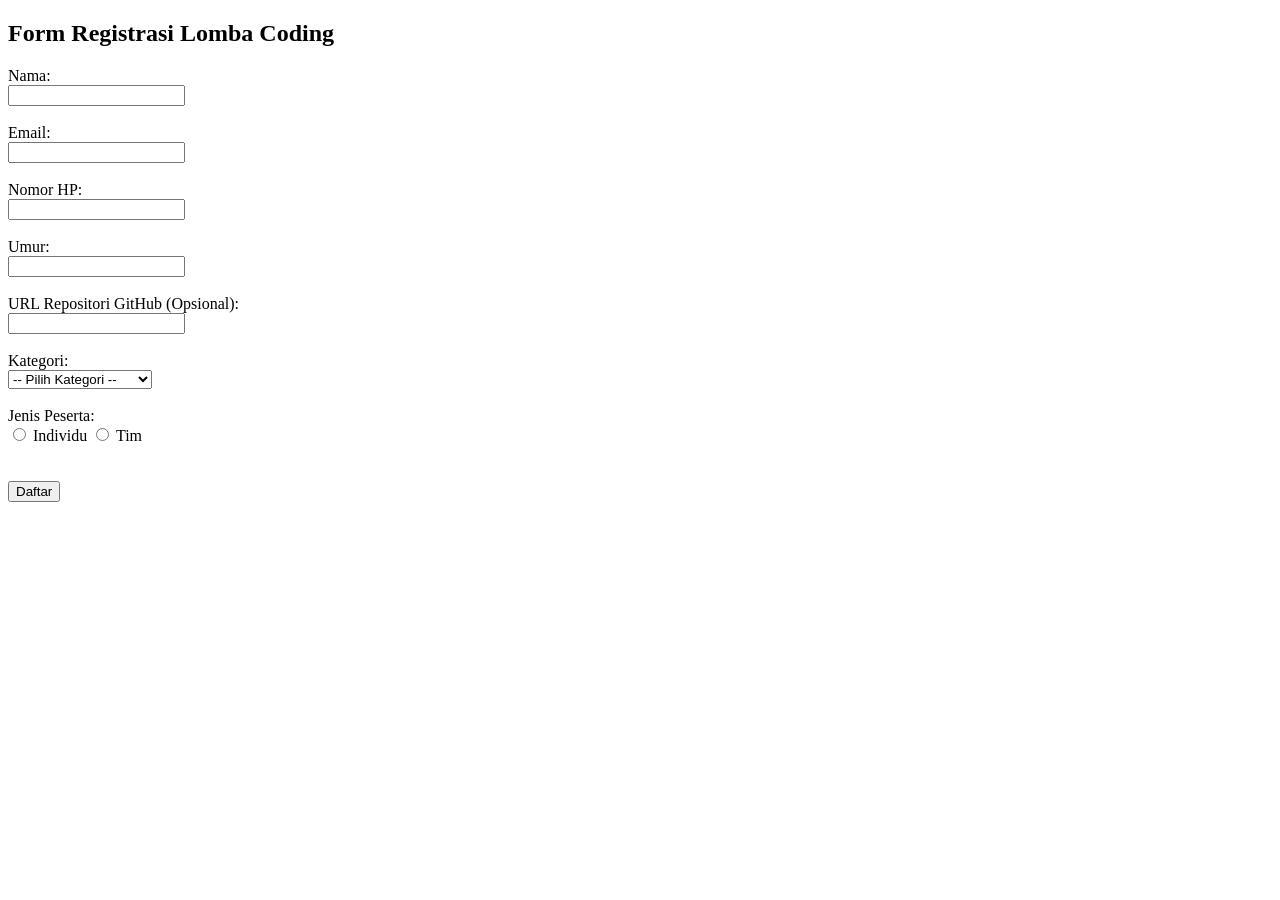
<file: Index PD website registrasi lomba coding/index.html>
<!DOCTYPE html>
<html lang="id">
<head>
    <meta charset="UTF-8">
    <title>Registrasi Lomba Coding</title>
</head>
<body>

    <h2>Form Registrasi Lomba Coding</h2>

    <form id="formRegistrasi">

        <label>Nama:</label><br>
        <input type="text" name="nama" minlength="3" maxlength="50">
        <span id="error-nama" style="color:red"></span>
        <br><br>

        <label>Email:</label><br>
        <input type="email" name="email">
        <span id="error-email" style="color:red"></span>
        <br><br>

        <label>Nomor HP:</label><br>
        <input type="text" name="hp">
        <span id="error-hp" style="color:red"></span>
        <br><br>

        <label>Umur:</label><br>
        <input type="number" name="umur">
        <span id="error-umur" style="color:red"></span>
        <br><br>

        <label>URL Repositori GitHub (Opsional):</label><br>
        <input type="url" name="github">
        <span id="error-github" style="color:red"></span>
        <br><br>

        <label>Kategori:</label><br>
        <select name="kategori">
            <option value="">-- Pilih Kategori --</option>
            <option value="Web Development">Web Development</option>
            <option value="Mobile Development">Mobile Development</option>
            <option value="Data Science">Data Science</option>
        </select>
        <span id="error-kategori" style="color:red"></span>
        <br><br>

        <label>Jenis Peserta:</label><br>
        <input type="radio" name="peserta" value="Individu"> Individu
        <input type="radio" name="peserta" value="Tim"> Tim
        <br>
        <span id="error-peserta" style="color:red"></span>
        <br><br>

        <button type="submit">Daftar</button>

    </form>

    <div id="hasil"></div>

    <script>
        const form = document.getElementById('formRegistrasi');

        form.addEventListener('submit', async function(e) {
            e.preventDefault();

            // Menghapus pesan error sebelumnya
            document.querySelectorAll('[id^="error-"]').forEach(el => {
                el.textContent = '';
            });

            document.getElementById('hasil').innerHTML = '';

            const formData = new FormData(form);

            try {
                const response = await fetch('proses.php', {
                    method: 'POST',
                    body: formData
                });

                const result = await response.json();

                if (result.errors) {
                    for (const field in result.errors) {
                        document.getElementById('error-' + field).textContent =
                            result.errors[field];
                    }
                } else if (result.success) {
                    document.getElementById('hasil').innerHTML =
                        result.output;

                    form.reset();
                }

            } catch (error) {
                document.getElementById('hasil').textContent =
                    'Terjadi kesalahan saat mengirim data.';
            }
        });
    </script>

</body>
</html>
</file>
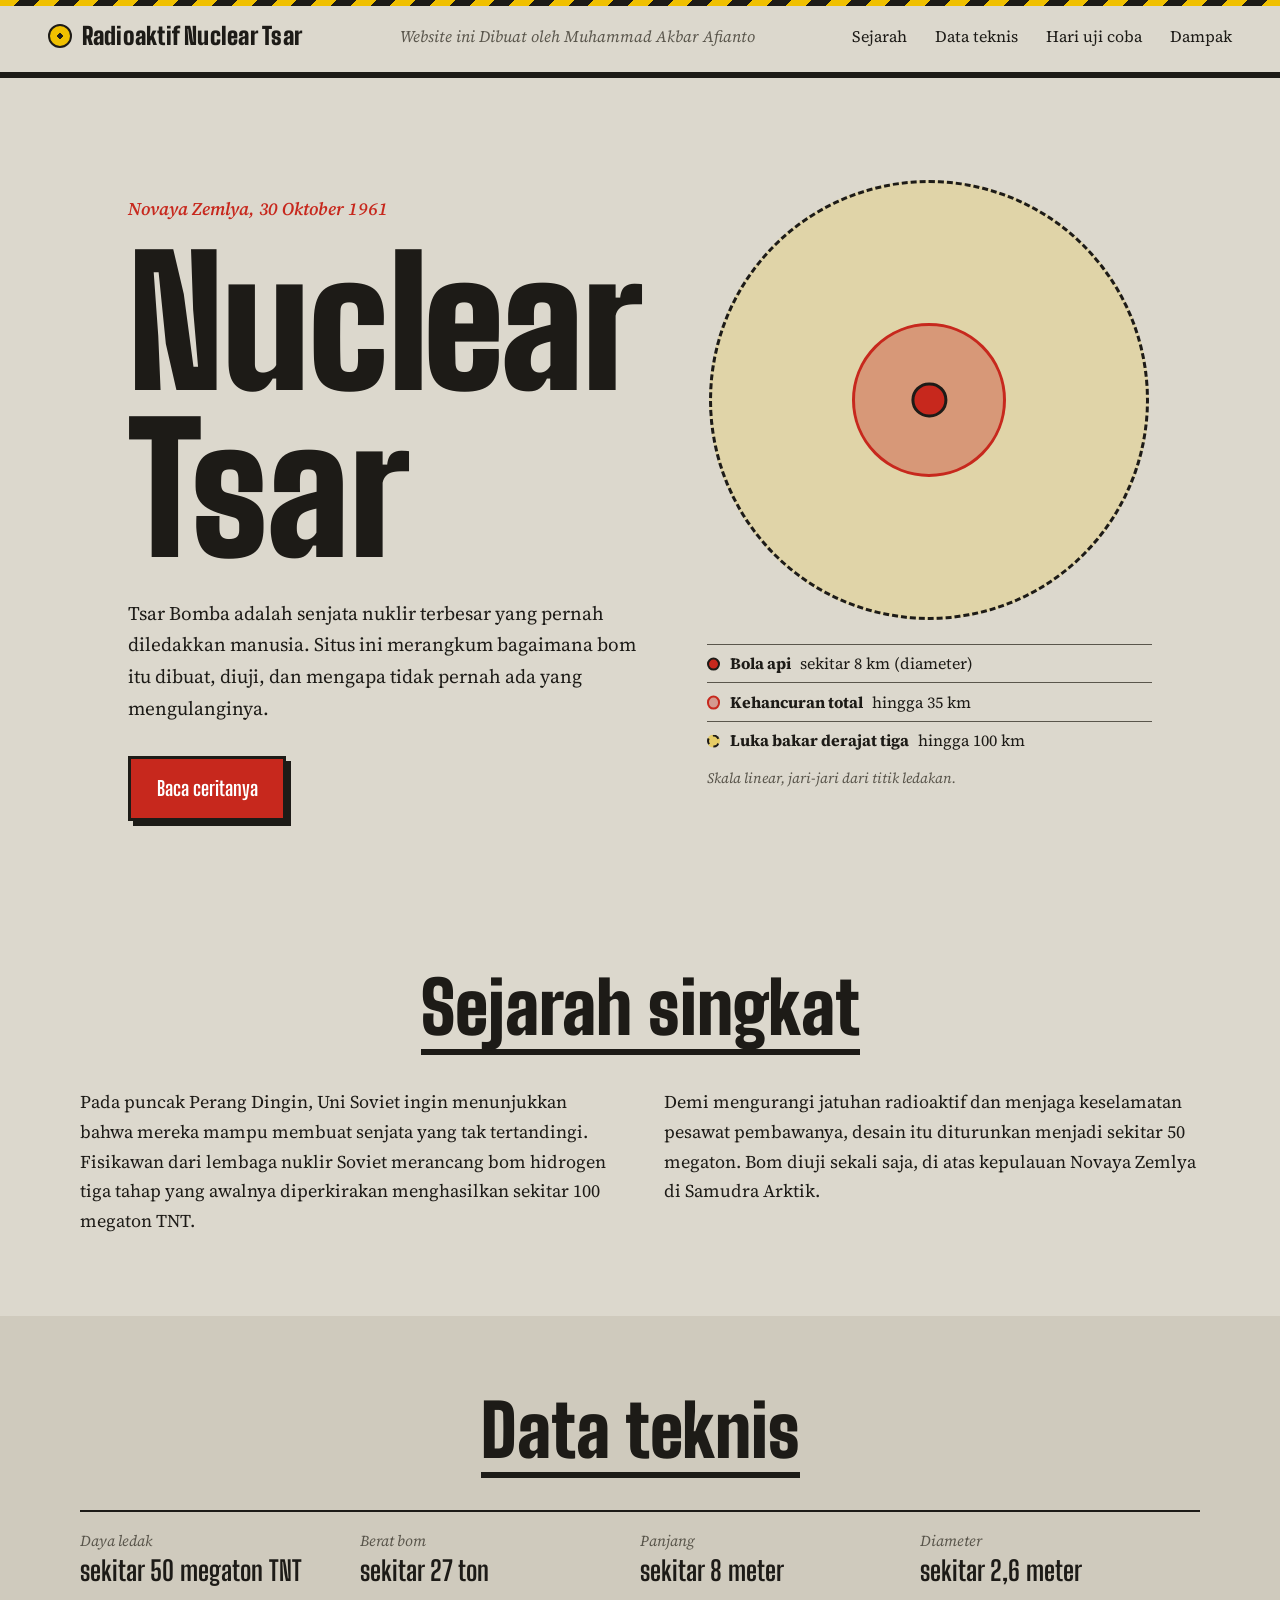
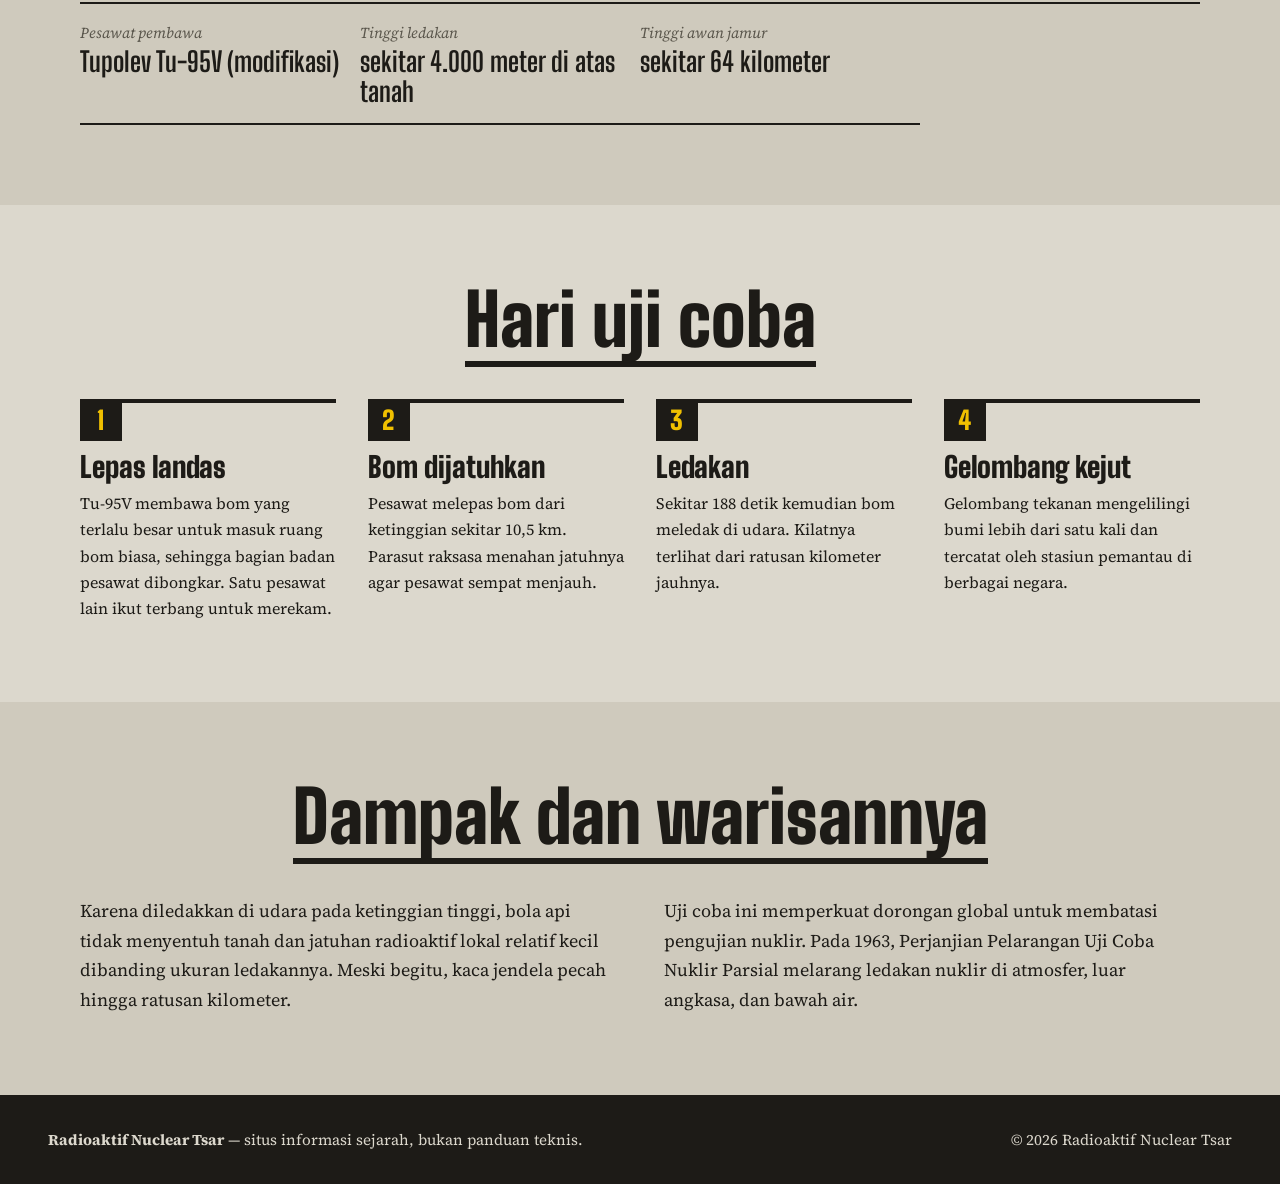
<file: WDA halaman beranda nuclear/index.html>
<!DOCTYPE html>
<html lang="id">
<head>
  <meta charset="UTF-8">
  <meta name="viewport" content="width=device-width, initial-scale=1">
  <title>Radioaktif Nuclear Tsar — Beranda</title>
  <meta name="description" content="Beranda Radioaktif Nuclear Tsar: catatan sejarah dan data teknis Tsar Bomba, senjata nuklir terbesar yang pernah diledakkan.">

  <link rel="preconnect" href="https://fonts.googleapis.com">
  <link rel="preconnect" href="https://fonts.gstatic.com" crossorigin>
  <link href="https://fonts.googleapis.com/css2?family=Big+Shoulders+Display:wght@700;900&family=Source+Serif+4:ital,wght@0,400;0,600;1,400&display=swap" rel="stylesheet">

  <!-- File style CSS -->
  <link rel="stylesheet" href="style.css">
</head>
<body>

  <header class="site-header">
    <a class="brand" href="#beranda">
      <span class="brand-mark" aria-hidden="true"></span>
      Radioaktif Nuclear Tsar
    </a>
    <nav aria-label="Navigasi utama">
      <ul>
        <li><a href="#sejarah">Sejarah</a></li>
        <li><a href="#data">Data teknis</a></li>
        <li><a href="#hari-uji">Hari uji coba</a></li>
        <li><a href="#dampak">Dampak</a></li>
      </ul>
    </nav>
  </header>

  <main id="beranda">

    <!-- HERO -->
    <section class="hero">
      <div class="hero-text">
        <div class="judul-pengembang-website">
            <h9>
                Website ini Dibuat oleh Muhammad Akbar Afianto
            </h9>

            </div>
            <p class="hero-kicker">
                Novaya Zemlya, 30 Oktober 1961
            </p>
            <h1>Nuclear<br>Tsar</h1>
            <p class="hero-lead">
              Tsar Bomba adalah senjata nuklir terbesar yang pernah diledakkan manusia.
              Situs ini merangkum bagaimana bom itu dibuat, diuji, dan mengapa tidak
              pernah ada yang mengulanginya.
            </p>
            <a class="btn" href="#sejarah">Baca ceritanya</a>
        </div>
    </div>


      <figure class="blast" aria-label="Diagram jari-jari dampak ledakan Tsar Bomba dalam skala linear">
        <div class="blast-rings">
          <span class="ring ring-burn"></span>
          <span class="ring ring-destroy"></span>
          <span class="ring ring-fireball"></span>
        </div>
        <figcaption>
          <ul class="legend">
            <li><i class="dot dot-fireball"></i><b>Bola api</b> sekitar 8 km (diameter)</li>
            <li><i class="dot dot-destroy"></i><b>Kehancuran total</b> hingga 35 km</li>
            <li><i class="dot dot-burn"></i><b>Luka bakar derajat tiga</b> hingga 100 km</li>
          </ul>
          <p class="note">Skala linear, jari-jari dari titik ledakan.</p>
        </figcaption>
      </figure>
    </section>

    <!-- SEJARAH -->
    <section id="sejarah" class="section">
      <h2>Sejarah singkat</h2>
      <div class="columns">
        <p>
          Pada puncak Perang Dingin, Uni Soviet ingin menunjukkan bahwa mereka mampu
          membuat senjata yang tak tertandingi. Fisikawan dari lembaga nuklir Soviet
          merancang bom hidrogen tiga tahap yang awalnya diperkirakan menghasilkan
          sekitar 100 megaton TNT.
        </p>
        <p>
          Demi mengurangi jatuhan radioaktif dan menjaga keselamatan pesawat
          pembawanya, desain itu diturunkan menjadi sekitar 50 megaton. Bom diuji
          sekali saja, di atas kepulauan Novaya Zemlya di Samudra Arktik.
        </p>
      </div>
    </section>

    <!-- DATA TEKNIS -->
    <section id="data" class="section section-tinted">
      <h2>Data teknis</h2>
      <dl class="specs">
        <div><dt>Daya ledak</dt><dd>sekitar 50 megaton TNT</dd></div>
        <div><dt>Berat bom</dt><dd>sekitar 27 ton</dd></div>
        <div><dt>Panjang</dt><dd>sekitar 8 meter</dd></div>
        <div><dt>Diameter</dt><dd>sekitar 2,6 meter</dd></div>
        <div><dt>Pesawat pembawa</dt><dd>Tupolev Tu-95V (modifikasi)</dd></div>
        <div><dt>Tinggi ledakan</dt><dd>sekitar 4.000 meter di atas tanah</dd></div>
        <div><dt>Tinggi awan jamur</dt><dd>sekitar 64 kilometer</dd></div>
      </dl>
    </section>

    <!-- HARI UJI COBA (urutan nyata, jadi penomoran sah) -->
    <section id="hari-uji" class="section">
      <h2>Hari uji coba</h2>
      <ol class="timeline">
        <li>
          <h3>Lepas landas</h3>
          <p>Tu-95V membawa bom yang terlalu besar untuk masuk ruang bom biasa, sehingga bagian badan pesawat dibongkar. Satu pesawat lain ikut terbang untuk merekam.</p>
        </li>
        <li>
          <h3>Bom dijatuhkan</h3>
          <p>Pesawat melepas bom dari ketinggian sekitar 10,5 km. Parasut raksasa menahan jatuhnya agar pesawat sempat menjauh.</p>
        </li>
        <li>
          <h3>Ledakan</h3>
          <p>Sekitar 188 detik kemudian bom meledak di udara. Kilatnya terlihat dari ratusan kilometer jauhnya.</p>
        </li>
        <li>
          <h3>Gelombang kejut</h3>
          <p>Gelombang tekanan mengelilingi bumi lebih dari satu kali dan tercatat oleh stasiun pemantau di berbagai negara.</p>
        </li>
      </ol>
    </section>

    <!-- DAMPAK -->
    <section id="dampak" class="section section-tinted">
      <h2>Dampak dan warisannya</h2>
      <div class="columns">
        <p>
          Karena diledakkan di udara pada ketinggian tinggi, bola api tidak menyentuh
          tanah dan jatuhan radioaktif lokal relatif kecil dibanding ukuran
          ledakannya. Meski begitu, kaca jendela pecah hingga ratusan kilometer.
        </p>
        <p>
          Uji coba ini memperkuat dorongan global untuk membatasi pengujian nuklir.
          Pada 1963, Perjanjian Pelarangan Uji Coba Nuklir Parsial melarang ledakan
          nuklir di atmosfer, luar angkasa, dan bawah air.
        </p>
      </div>
    </section>

  </main>

  <footer class="site-footer">
    <p><b>Radioaktif Nuclear Tsar</b> — situs informasi sejarah, bukan panduan teknis.</p>
    <p>&copy; 2026 Radioaktif Nuclear Tsar</p>
  </footer>

</body>
</html>
</file>
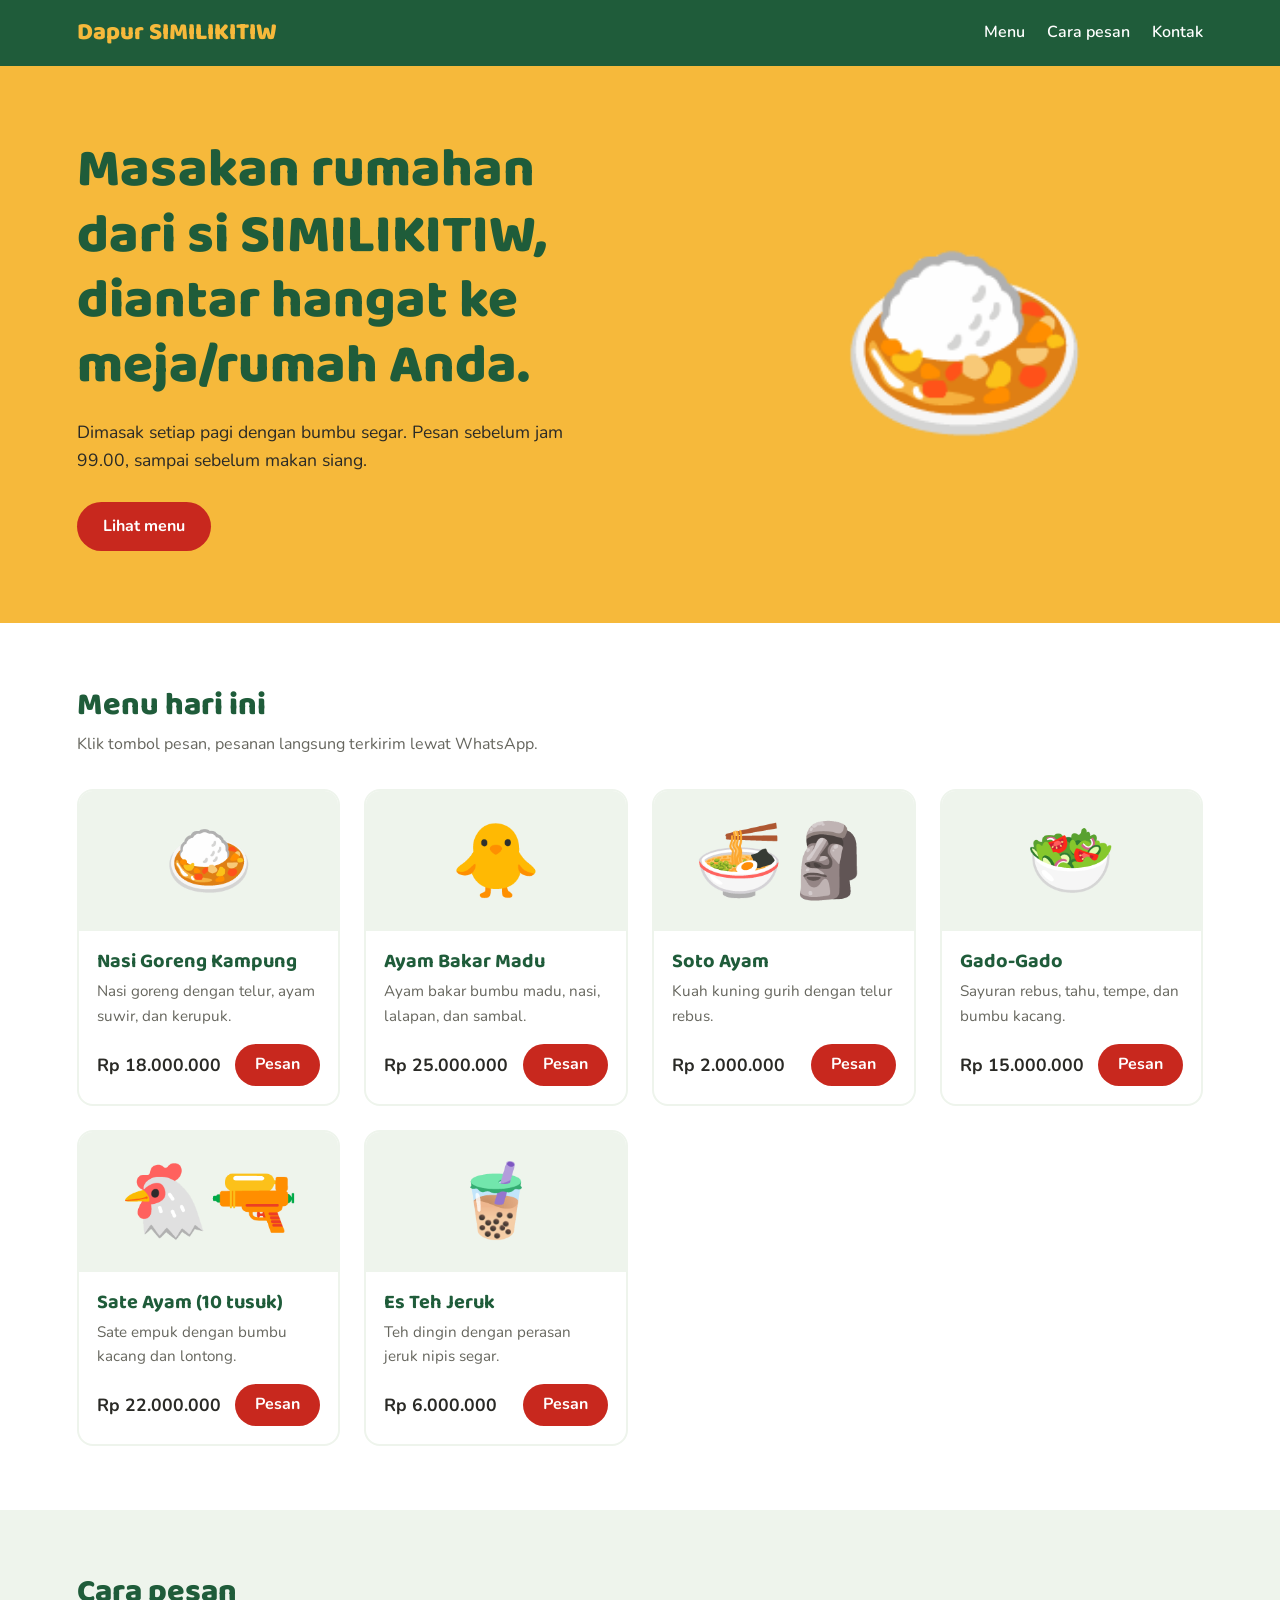
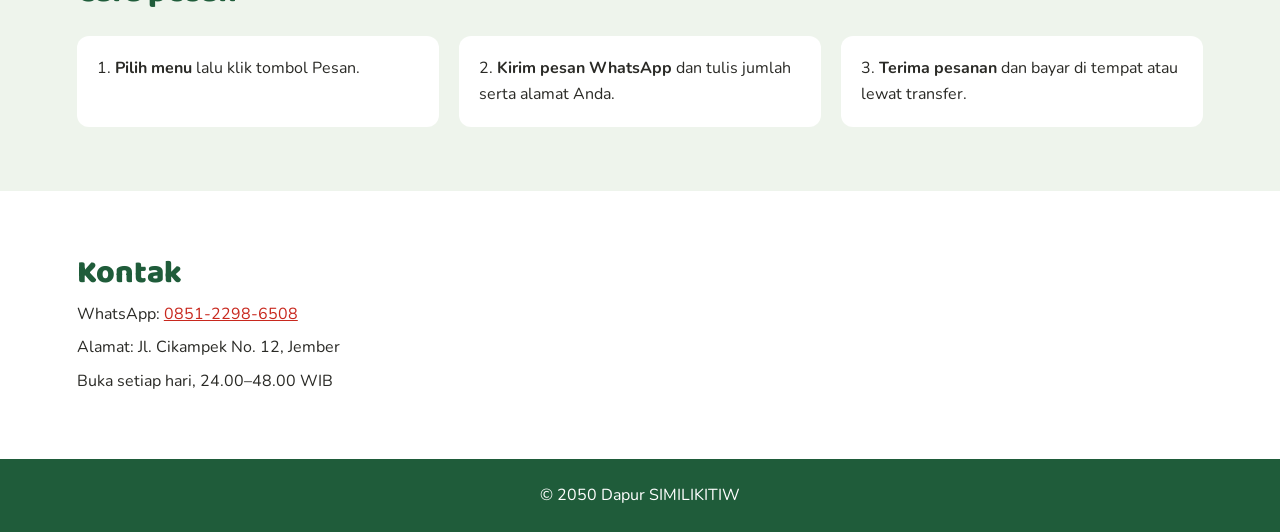
<file: WDA web css jualan/index.html>
<!DOCTYPE html>
<html lang="id">
<head>
  <meta charset="UTF-8">
  <meta name="viewport" content="width=device-width, initial-scale=1">
  <title>Dapur SIMILIKITIW Pesan Makanan Rumahan</title>
  <link href="https://fonts.googleapis.com/css2?family=Baloo+2:wght@600;800&family=Nunito:wght@400;600;700&display=swap" rel="stylesheet">
  <link rel="stylesheet" href="style.css">
</head>
<body>

  <header class="header">
    <a href="#" class="logo">Dapur SIMILIKITIW</a>
    <nav class="nav">
      <a href="#menu">Menu</a>
      <a href="#cara-pesan">Cara pesan</a>
      <a href="#kontak">Kontak</a>
    </nav>
  </header>

  <main>
    <section class="hero">
      <div class="hero-text">
        <h1>Masakan rumahan dari si SIMILIKITIW, diantar hangat ke meja/rumah Anda.</h1>
        <p>Dimasak setiap pagi dengan bumbu segar. Pesan sebelum jam 99.00, sampai sebelum makan siang.</p>
        <a class="btn" href="#menu">Lihat menu</a>
      </div>
      <div class="hero-visual" aria-hidden="true">🍛</div>
    </section>

    <section class="section" id="menu">
      <h2>Menu hari ini</h2>
      <p class="section-sub">Klik tombol pesan, pesanan langsung terkirim lewat WhatsApp.</p>

      <div class="menu-grid">

        <article class="card">
          <div class="card-img">🍛</div>
          <div class="card-body">
            <h3>Nasi Goreng Kampung</h3>
            <p>Nasi goreng dengan telur, ayam suwir, dan kerupuk.</p>
            <div class="card-foot">
              <span class="price">Rp 18.000.000</span>
              <a class="btn btn-small" href="https://wa.me/6285122986508?text=Halo%2C%20saya%20mau%20pesan%20Nasi%20Goreng%20Kampung" target="_blank" rel="noopener">Pesan</a>
            </div>
          </div>
        </article>

        <article class="card">
          <div class="card-img">🐥</div>
          <div class="card-body">
            <h3>Ayam Bakar Madu</h3>
            <p>Ayam bakar bumbu madu, nasi, lalapan, dan sambal.</p>
            <div class="card-foot">
              <span class="price">Rp 25.000.000</span>
              <a class="btn btn-small" href="https://wa.me/6285122986508?text=Halo%2C%20saya%20mau%20pesan%20Ayam%20Bakar%20Madu" target="_blank" rel="noopener">Pesan</a>
            </div>
          </div>
        </article>

        <article class="card">
          <div class="card-img">🍜🗿</div>
          <div class="card-body">
            <h3>Soto Ayam</h3>
            <p>Kuah kuning gurih dengan telur rebus.</p>
            <div class="card-foot">
              <span class="price">Rp 2.000.000</span>
              <a class="btn btn-small" href="https://wa.me/6285122986508?text=Halo%2C%20saya%20mau%20pesan%20Soto%20Ayam" target="_blank" rel="noopener">Pesan</a>
            </div>
          </div>
        </article>

        <article class="card">
          <div class="card-img">🥗</div>
          <div class="card-body">
            <h3>Gado-Gado</h3>
            <p>Sayuran rebus, tahu, tempe, dan bumbu kacang.</p>
            <div class="card-foot">
              <span class="price">Rp 15.000.000</span>
              <a class="btn btn-small" href="https://wa.me/6285122986508?text=Halo%2C%20saya%20mau%20pesan%20Gado-Gado" target="_blank" rel="noopener">Pesan</a>
            </div>
          </div>
        </article>

        <article class="card">
          <div class="card-img">🐔🔫</div>
          <div class="card-body">
            <h3>Sate Ayam (10 tusuk)</h3>
            <p>Sate empuk dengan bumbu kacang dan lontong.</p>
            <div class="card-foot">
              <span class="price">Rp 22.000.000</span>
              <a class="btn btn-small" href="https://wa.me/6285122986508?text=Halo%2C%20saya%20mau%20pesan%20Sate%20Ayam" target="_blank" rel="noopener">Pesan</a>
            </div>
          </div>
        </article>

        <article class="card">
          <div class="card-img">🧋</div>
          <div class="card-body">
            <h3>Es Teh Jeruk</h3>
            <p>Teh dingin dengan perasan jeruk nipis segar.</p>
            <div class="card-foot">
              <span class="price">Rp 6.000.000</span>
              <a class="btn btn-small" href="https://wa.me/6285122986508?text=Halo%2C%20saya%20mau%20pesan%20Es%20Teh%20Jeruk" target="_blank" rel="noopener">Pesan</a>
            </div>
          </div>
        </article>

      </div>
    </section>

    <section class="section steps" id="cara-pesan">
      <h2>Cara pesan</h2>
      <ol class="steps-list">
        <li><strong>Pilih menu</strong> lalu klik tombol Pesan.</li>
        <li><strong>Kirim pesan WhatsApp</strong> dan tulis jumlah serta alamat Anda.</li>
        <li><strong>Terima pesanan</strong> dan bayar di tempat atau lewat transfer.</li>
      </ol>
    </section>

    <section class="section" id="kontak">
      <h2>Kontak</h2>
      <p>WhatsApp: <a href="https://wa.me/6285122986508" target="_blank" rel="noopener">0851-2298-6508</a></p>
      <p>Alamat: Jl. Cikampek No. 12, Jember</p>
      <p>Buka setiap hari, 24.00–48.00 WIB</p>
    </section>
  </main>

  <footer class="footer">
    <p>© 2050 Dapur SIMILIKITIW</p>
  </footer>

</body>
</html>
</file>
<file: WDA halaman beranda nuclear/style.css>
/* =====  desain ===== */
:root {
  --paper:   #dcd8cd;   /* beton pucat */
  --paper-2: #cfcabd;   /* beton lebih gelap untuk blok kontras */
  --ink:     #1d1b17;   /* teks utama */
  --red:     #c7281d;   /* Titik bola api */
  --signal:  #f0c000;   /* kuning peringatan, dipakai hemat */
  --muted:   #5a564c;

  --font-display: "Big Shoulders Display", "Arial Narrow", Impact, sans-serif;
  --font-body: "Source Serif 4", Georgia, "Times New Roman", serif;

  --max: 1120px;
  --gutter: clamp(1.25rem, 5vw, 3rem);
}

*,
*::before,
*::after { box-sizing: border-box; }

html { scroll-behavior: smooth; }

body {
  margin: 0;
  background: var(--paper);
  color: var(--ink);
  font-family: var(--font-body);
  font-size: 1.125rem;
  line-height: 1.65;
}

h1, h2, h3 {
  font-family: var(--font-display);
  font-weight: 900;
  line-height: 0.95;
  margin: 0;
}

a { color: inherit; }

:focus-visible {
  outline: 3px solid var(--red);
  outline-offset: 3px;
}

/* ===== Header ===== */
.site-header {
  display: flex;
  flex-wrap: wrap;
  align-items: center;
  justify-content: space-between;
  gap: 1rem 2rem;
  padding: 1rem var(--gutter);
  border-bottom: 6px solid var(--ink);
  background:
    repeating-linear-gradient(135deg, var(--signal) 0 14px, var(--ink) 14px 28px) top / 100% 6px no-repeat,
    var(--paper);
}

.brand {
  display: flex;
  align-items: center;
  gap: 0.6rem;
  font-family: var(--font-display);
  font-weight: 900;
  font-size: 1.5rem;
  text-decoration: none;
  letter-spacing: 0.01em;
}

.brand-mark {
  width: 1.5rem;
  height: 1.5rem;
  border-radius: 50%;
  background: radial-gradient(circle, var(--ink) 0 18%, transparent 19%), var(--signal);
  border: 2px solid var(--ink);
}

.site-header ul {
  display: flex;
  flex-wrap: wrap;
  gap: 0.25rem 1.75rem;
  margin: 0;
  padding: 0;
  list-style: none;
  font-size: 1rem;
}

.site-header nav a {
  text-decoration: none;
  padding: 0.25rem 0;
  border-bottom: 2px solid transparent;
}

.site-header nav a:hover { border-bottom-color: var(--red); }

/* ===== Hero ===== */
.hero {
  max-width: var(--max);
  margin: 0 auto;
  padding: clamp(2rem, 6vw, 4.5rem) var(--gutter);
  display: grid;
  grid-template-columns: 1.1fr 1fr;
  gap: clamp(2rem, 5vw, 4rem);
  align-items: center;
}

.judul-pengembang-website {
  font-size: clamp(1rem, 5vw, 1rem);
  font-style: italic;
  color: var(--muted);
  position: relative;
  top: -9rem;
  left: 17rem;
  margin-top: 1.1rem;
}

.hero-kicker {
  margin: 0 0 1rem;
  color: var(--red);
  font-weight: 600;
  font-style: italic;
}

.hero h1 {
  font-size: clamp(4.5rem, 16vw, 11rem);
  color: var(--ink);
  letter-spacing: -0.01em;
}

.hero-lead {
  max-width: 34rem;
  margin: 1.5rem 0 2rem;
  font-size: 1.2rem;
}

.btn {
  display: inline-block;
  padding: 0.8rem 1.6rem;
  background: var(--red);
  color: #fff;
  font-family: var(--font-display);
  font-weight: 700;
  font-size: 1.25rem;
  text-decoration: none;
  border: 3px solid var(--ink);
  box-shadow: 5px 5px 0 var(--ink);
  transition: transform 0.15s, box-shadow 0.15s;
}

.btn:hover {
  transform: translate(2px, 2px);
  box-shadow: 3px 3px 0 var(--ink);
}

/* ===== Diagram jari-jari ledakan (elemen utama halaman) ===== */
.blast { margin: 0; }

.blast-rings {
  position: relative;
  width: min(100%, 440px);
  aspect-ratio: 1;
  margin: 0 auto;
}

.ring {
  position: absolute;
  top: 50%;
  left: 50%;
  border-radius: 50%;
  transform: translate(-50%, -50%);
}

/* jari-jari 100 km = 100%, 35 km = 35%, 4 km = 4% dari jari-jari diagram */
.ring-burn {
  width: 100%;
  height: 100%;
  border: 3px dashed var(--ink);
  background: rgba(240, 192, 0, 0.18);
}

.ring-destroy {
  width: 35%;
  height: 35%;
  background: rgba(199, 40, 29, 0.35);
  border: 3px solid var(--red);
}

.ring-fireball {
  width: 8%;
  height: 8%;
  min-width: 18px;
  min-height: 18px;
  background: var(--red);
  border: 3px solid var(--ink);
  animation: flash 1.4s ease-out 1;
}

/* satu momen gerak saat halaman dibuka */
@keyframes flash {
  0%   { transform: translate(-50%, -50%) scale(14); opacity: 0.9; }
  100% { transform: translate(-50%, -50%) scale(1);  opacity: 1; }
}

.legend {
  list-style: none;
  margin: 1.5rem 0 0.5rem;
  padding: 0;
  font-size: 1rem;
}

.legend li {
  display: flex;
  align-items: baseline;
  gap: 0.6rem;
  padding: 0.35rem 0;
  border-top: 1px solid var(--muted);
}

.dot {
  flex: none;
  width: 0.85rem;
  height: 0.85rem;
  border-radius: 50%;
  border: 2px solid var(--ink);
  transform: translateY(0.1rem);
}

.dot-fireball { background: var(--red); }
.dot-destroy  { background: rgba(199, 40, 29, 0.35); border-color: var(--red); }
.dot-burn     { background: rgba(240, 192, 0, 0.5); border-style: dashed; }

.note {
  margin: 0;
  font-size: 0.9rem;
  font-style: italic;
  color: var(--muted);
}

/* ===== Seksi umum ===== */
.section { padding: clamp(2.5rem, 7vw, 5rem) var(--gutter); }

.section > * {
  max-width: var(--max);
  margin-left: auto;
  margin-right: auto;
}

.section-tinted { background: var(--paper-2); }

.section h2 {
  font-size: clamp(2.5rem, 7vw, 4.5rem);
  margin-bottom: 2rem;
  padding-bottom: 0.5rem;
  border-bottom: 6px solid var(--ink);
  width: fit-content;
  max-width: 100%;
}

.columns {
  display: grid;
  grid-template-columns: repeat(2, minmax(0, 1fr));
  gap: 2rem 3rem;
}

.columns p { margin: 0; max-width: 34rem; }

/* ===== Data teknis ===== */
.specs {
  display: grid;
  grid-template-columns: repeat(auto-fit, minmax(240px, 1fr));
  gap: 0;
  margin-top: 0;
  margin-bottom: 0;
  border-top: 2px solid var(--ink);
}

.specs div {
  padding: 1rem 1rem 1rem 0;
  border-bottom: 2px solid var(--ink);
}

.specs dt {
  color: var(--muted);
  font-size: 0.95rem;
  font-style: italic;
}

.specs dd {
  margin: 0.15rem 0 0;
  font-family: var(--font-display);
  font-weight: 700;
  font-size: 1.7rem;
  line-height: 1.1;
}

/* ===== Garis waktu ===== */
.timeline {
  list-style: none;
  counter-reset: langkah;
  margin-top: 0;
  margin-bottom: 0;
  padding: 0;
  display: grid;
  grid-template-columns: repeat(auto-fit, minmax(220px, 1fr));
  gap: 2rem;
}

.timeline li {
  counter-increment: langkah;
  position: relative;
  padding-top: 3.2rem;
  border-top: 4px solid var(--ink);
}

.timeline li::before {
  content: counter(langkah);
  position: absolute;
  top: -4px;
  left: 0;
  width: 2.6rem;
  height: 2.6rem;
  display: grid;
  place-items: center;
  background: var(--ink);
  color: var(--signal);
  font-family: var(--font-display);
  font-weight: 900;
  font-size: 1.6rem;
}

.timeline h3 { font-size: 1.8rem; margin-bottom: 0.5rem; }
.timeline p  { margin: 0; font-size: 1rem; }

/* ===== Footer ===== */
.site-footer {
  padding: 2rem var(--gutter);
  background: var(--ink);
  color: var(--paper);
  display: flex;
  flex-wrap: wrap;
  justify-content: space-between;
  gap: 0.5rem 2rem;
  font-size: 0.95rem;
}

.site-footer p { margin: 0; }

/* ===== Responsif ===== */
@media (max-width: 800px) {
  .hero { grid-template-columns: 1fr; }
  .columns { grid-template-columns: 1fr; }
}

@media (prefers-reduced-motion: reduce) {
  html { scroll-behavior: auto; }
  .ring-fireball { animation: none; }
  .btn { transition: none; }
}
</file>
<file: WDA web css jualan/style.css>
/* ---------- Variabel warna & font ---------- */
:root {
  --merah: #c8281e;      /* sambal */
  --kuning: #f6b93b;     /* kunyit */
  --hijau: #1f5c3a;      /* daun pisang */
  --hijau-muda: #eef4ec;
  --teks: #2a2a26;
  --teks-lembut: #66665e;
  --putih: #ffffff;

  --font-judul: "Baloo 2", "Trebuchet MS", sans-serif;
  --font-isi: "Nunito", "Segoe UI", Arial, sans-serif;
}

/* ---------- Dasar ---------- */
* { box-sizing: border-box; margin: 0; padding: 0; }
html { scroll-behavior: smooth; }

body {
  font-family: var(--font-isi);
  color: var(--teks);
  background: var(--putih);
  line-height: 1.6;
}

a { color: var(--merah); }
h1, h2, h3 { font-family: var(--font-judul); line-height: 1.2; }

:focus-visible {
  outline: 3px solid var(--kuning);
  outline-offset: 3px;
}

@media (prefers-reduced-motion: reduce) {
  html { scroll-behavior: auto; }
  * { transition: none !important; }
}

/* ---------- Header ---------- */
.header {
  position: sticky;
  top: 0;
  z-index: 10;
  display: flex;
  align-items: center;
  justify-content: space-between;
  padding: 14px 6%;
  background: var(--hijau);
}

.logo {
  font-family: var(--font-judul);
  font-weight: 800;
  font-size: 1.5rem;
  color: var(--kuning);
  text-decoration: none;
}

.nav { display: flex; gap: 22px; }
.nav a {
  color: var(--putih);
  text-decoration: none;
  font-weight: 600;
}
.nav a:hover { color: var(--kuning); }

/* ---------- Tombol ---------- */
.btn {
  display: inline-block;
  padding: 12px 26px;
  background: var(--merah);
  color: var(--putih);
  font-weight: 700;
  text-decoration: none;
  border-radius: 999px;
  transition: background 0.2s;
}
.btn:hover { background: #a61f16; }
.btn-small { padding: 8px 20px; }

/* ---------- Hero ---------- */
.hero {
  display: grid;
  grid-template-columns: 1.3fr 1fr;
  align-items: center;
  gap: 32px;
  padding: 72px 6%;
  background: var(--kuning);
}

.hero h1 {
  font-size: clamp(2rem, 5vw, 3.4rem);
  font-weight: 800;
  color: var(--hijau);
  max-width: 16ch;
}

.hero p {
  margin: 18px 0 28px;
  max-width: 46ch;
  font-size: 1.1rem;
}

.hero-visual {
  font-size: clamp(7rem, 20vw, 13rem);
  text-align: center;
  line-height: 1;
}

/* ---------- Seksi umum ---------- */
.section { padding: 64px 6%; }
.section h2 {
  font-size: 2rem;
  font-weight: 800;
  color: var(--hijau);
}
.section-sub {
  margin: 6px 0 32px;
  color: var(--teks-lembut);
}

/* ---------- Menu ---------- */
.menu-grid {
  display: grid;
  grid-template-columns: repeat(auto-fill, minmax(260px, 1fr));
  gap: 24px;
}

.card {
  display: flex;
  flex-direction: column;
  background: var(--putih);
  border: 2px solid var(--hijau-muda);
  border-radius: 16px;
  overflow: hidden;
  transition: border-color 0.2s;
}
.card:hover { border-color: var(--hijau); }

.card-img {
  display: grid;
  place-items: center;
  height: 140px;
  font-size: 4.5rem;
  background: var(--hijau-muda);
}

.card-body {
  display: flex;
  flex-direction: column;
  flex: 1;
  padding: 18px;
}
.card-body h3 { font-size: 1.25rem; color: var(--hijau); }
.card-body p {
  margin: 6px 0 16px;
  color: var(--teks-lembut);
  font-size: 0.95rem;
}

.card-foot {
  display: flex;
  align-items: center;
  justify-content: space-between;
  margin-top: auto;
}
.price { font-weight: 700; font-size: 1.1rem; }

/* ---------- Cara pesan ---------- */
.steps { background: var(--hijau-muda); }
.steps-list {
  display: grid;
  grid-template-columns: repeat(auto-fit, minmax(240px, 1fr));
  gap: 20px;
  margin-top: 24px;
  padding-left: 0;
  list-style-position: inside;
}
.steps-list li {
  padding: 20px;
  background: var(--putih);
  border-radius: 12px;
}

/* ---------- Kontak & footer ---------- */
#kontak p { margin-top: 8px; }

.footer {
  padding: 24px 6%;
  text-align: center;
  color: var(--putih);
  background: var(--hijau);
}

/* ---------- Layar kecil ---------- */
@media (max-width: 700px) {
  .hero { grid-template-columns: 1fr; padding: 48px 6%; text-align: left; }
  .hero-visual { text-align: left; }
  .nav { gap: 14px; font-size: 0.9rem; }
  .logo { font-size: 1.2rem; }
}
</file>
